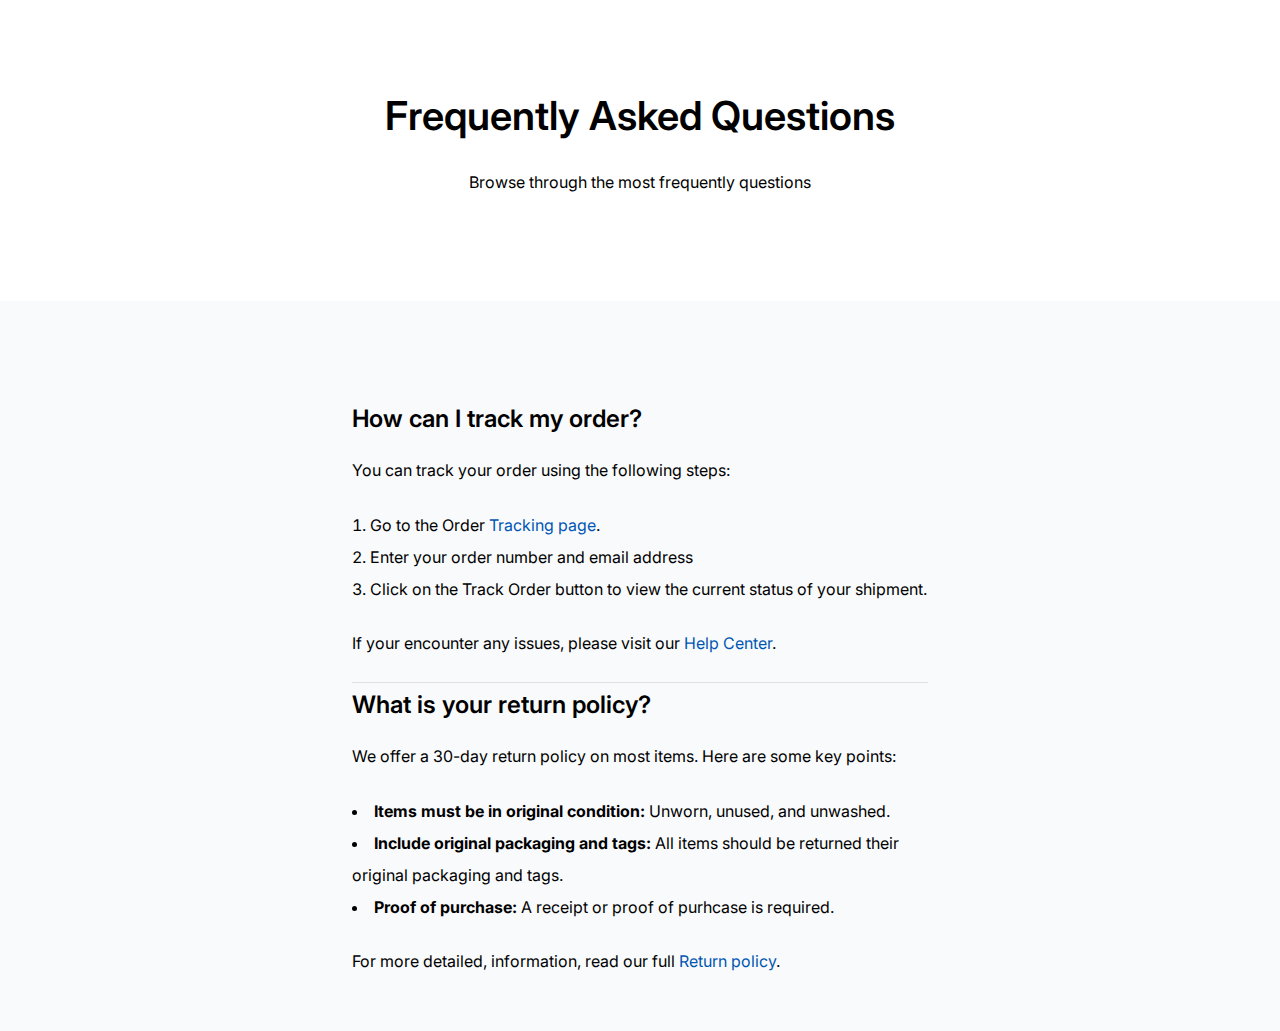
<file: challenge1/index.html>
<!DOCTYPE html>
<html lang="en">
<head>
    <meta charset="UTF-8">
    <meta name="viewport" content="width=device-width, initial-scale=1.0">
    <link rel="stylesheet" href="style.css">
    <title>Document</title>
</head>
<body>
    <header>
        <h1 class = "title">Frequently Asked Questions</h1>
        <p>Browse through the most frequently questions</p>
    </header>
    <main>
        <h2>How can I track my order?</h2>
        <p>You can track your order using the following steps:</p>
        <ol>
            <li>Go to the Order <a href="#">Tracking page</a>.</li>
            <li>Enter your order number and email address</li>
            <li>Click on the Track Order button to view the current status of your shipment.</li>
        </ol>
        <p>If your encounter any issues, please visit our <a href="#">Help Center</a>.</p>
        <hr>
        <h2>What is your return policy?</h2>
        <p>We offer a 30-day return policy on most items. Here are some key points:</p>
        <ul>
            <li><span>Items must be in original condition:</span> Unworn, unused, and unwashed.</li>
            <li><span>Include original packaging and tags: </span> All items should be returned their original packaging and tags.</li>
            <li><span>Proof of purchase:</span> A receipt or proof of purhcase is required.</li>
        </ul>
        <p>For more detailed, information, read our full <a href="#">Return policy</a>.</p>
    </main>
</body>
</html>
</file>
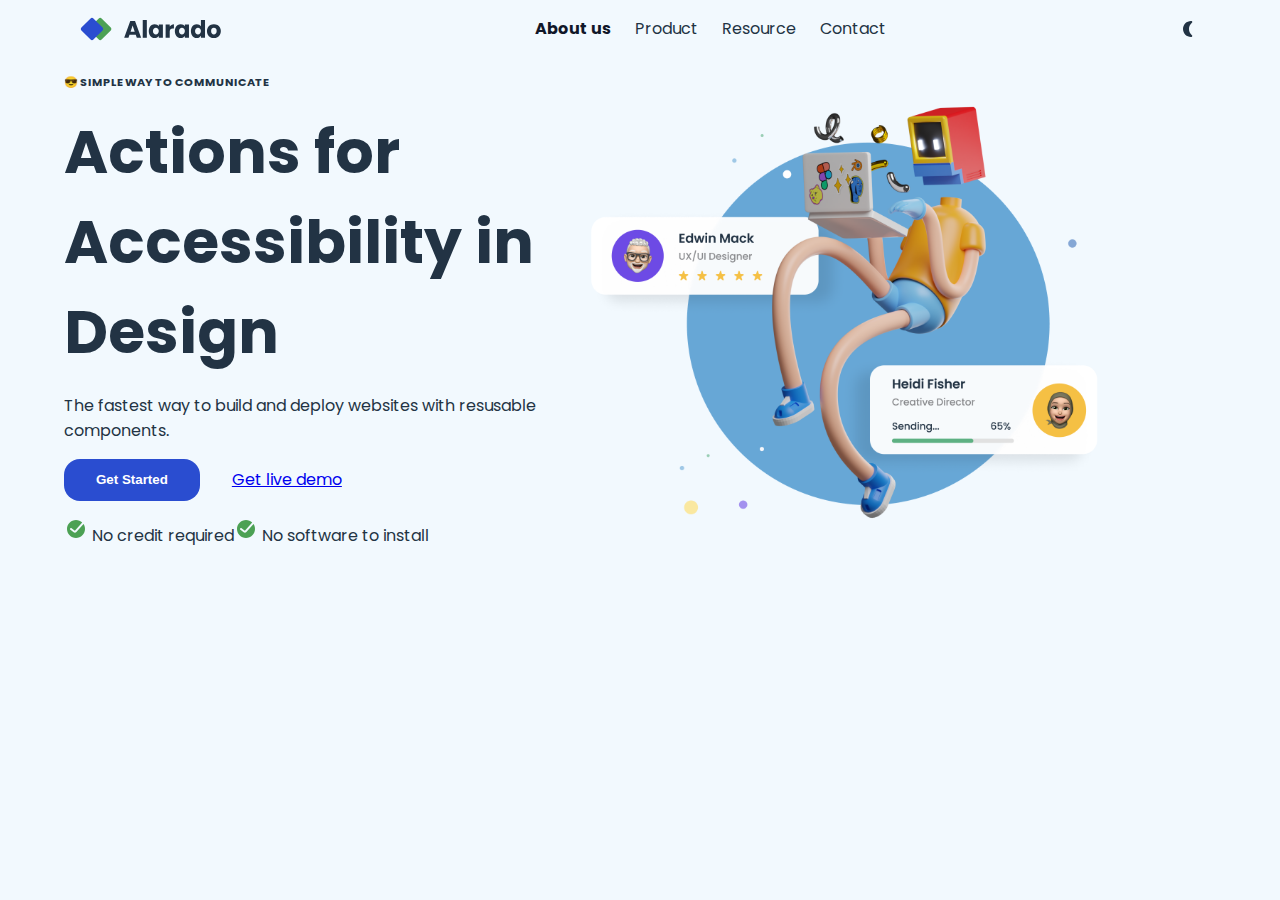
<file: challenge10/index.html>
<!DOCTYPE html>
<html lang="en">
<head>
    <meta charset="UTF-8">
    <meta name="viewport" content="width=device-width, initial-scale=1.0">
    <link rel="stylesheet" href="style.css">
    <title>Document</title>
</head>
<body>
    <header>
        <img src="dccl--responsive-simple-homepage/alarado-icon-homepage.svg">
        <ul class = "header__links">
            <li><a href="#" class = "link active">About us</a></li>
            <li><a href="#">Product</a></li>
            <li><a href="#">Resource</a></li>
            <li><a href="#">Contact</a></li>
        </ul>
        <img src="dccl--responsive-simple-homepage/Moon_fill.svg">
    </header>
    <main>
        <section class = "container">
            <div class = "container__left">
                <p class = "container__subheading">                😎 Simple way to communicate
                </p>
                <h1 class = "container__heading">Actions for Accessibility in Design</h1>
                <p class = "container__content">The fastest way to build and deploy websites with resusable components.</p>
                <div class = "container__buttons">
                    <button>Get Started</button>
                    <a href="#">Get live demo</a>
                </div>
                <div class = "container__positive">
                    <p>            <img src="dccl--responsive-simple-homepage/Done_ring_round_fill.svg" alt=""> No credit required</p>
                    <p>            <img src="dccl--responsive-simple-homepage/Done_ring_round_fill.svg" alt=""> No software to install</p>
                </div>
            </div>
            <div class = "container__right">
                <img src="dccl--responsive-simple-homepage/hero-image-simple-homepage.png" alt="">
            </div>
        </section>
    </main>
</body>
</html>
</file>
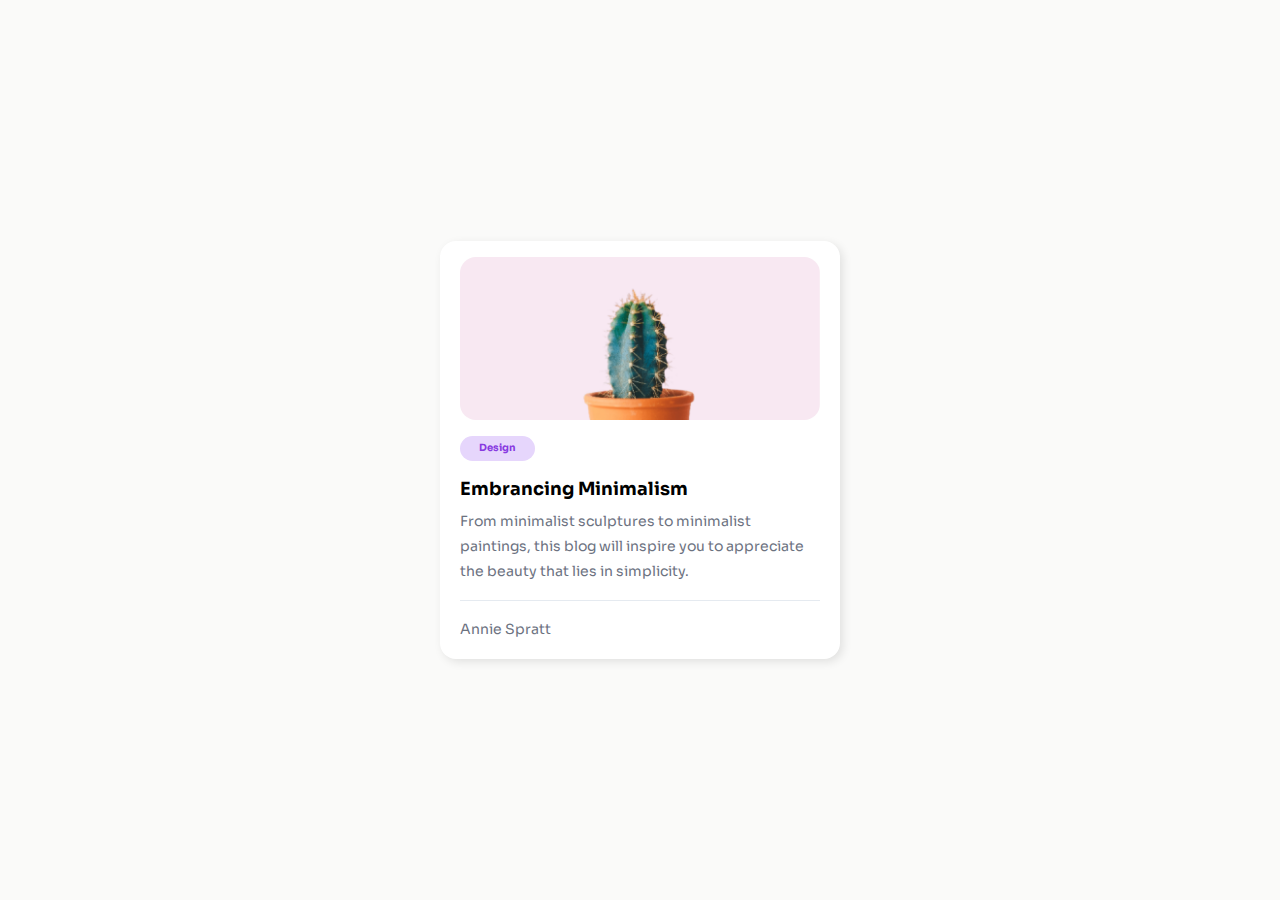
<file: challenge2/index.html>
<!DOCTYPE html>
<html lang="en">
<head>
    <meta charset="UTF-8">
    <meta name="viewport" content="width=device-width, initial-scale=1.0">
    <link rel="stylesheet" href="style.css">
    <title>Challenge #2</title>
</head>
<body>
    <div class = "container">
        <img src="src/cactus_img.jpg">
        <div class = "container-content">
            <p class = "design">Design</p>
            <h1>Embrancing Minimalism</h1>
            <p class = "grey">From minimalist sculptures to minimalist paintings, this blog will inspire you to appreciate the beauty that lies in simplicity.</p>
            <hr>
            <p class = "grey name">Annie Spratt</p>
        </div>
    </div>
</body>
</html>
</file>
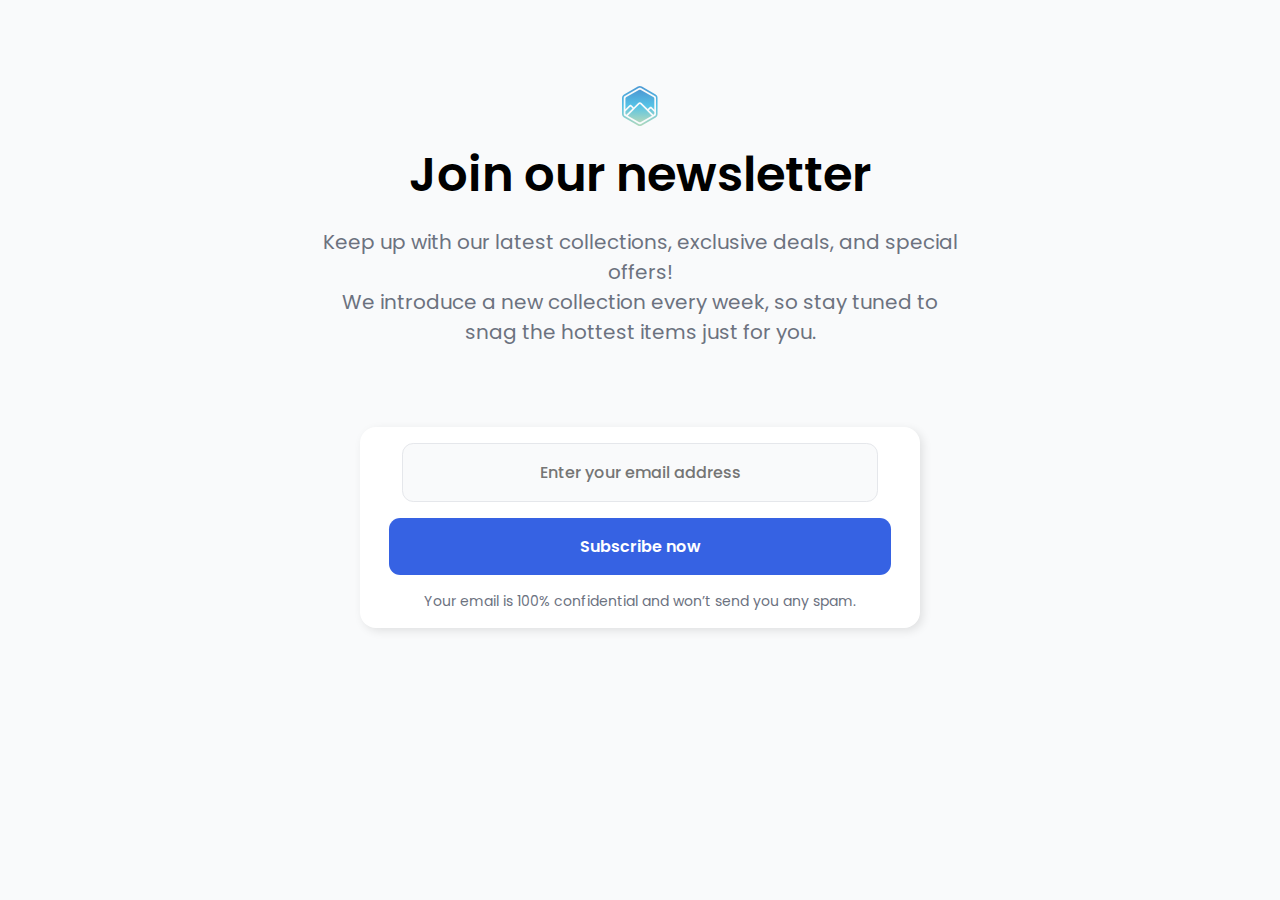
<file: challenge3/index.html>
<!DOCTYPE html>
<html lang="en">
  <head>
    <meta charset="UTF-8" />
    <meta name="viewport" content="width=device-width, initial-scale=1.0" />
    <title>Document</title>
    <link rel="stylesheet" href="style.css" />
  </head>
  <body>
    <img src="src/logo-newsletter.svg" />
    <h1>Join our newsletter</h1>
    <p class="subheading">
      Keep up with our latest collections, exclusive deals, and special offers! <br>
      We introduce a new collection every week, so stay tuned to snag the
      hottest items just for you.
    </p>
    <div class="container">
      <input type="text" placeholder="Enter your email address" />
      <button>Subscribe now</button>
      <p>Your email is 100% confidential and won’t send you any spam.</p>
    </div>
  </body>
</html>
</file>
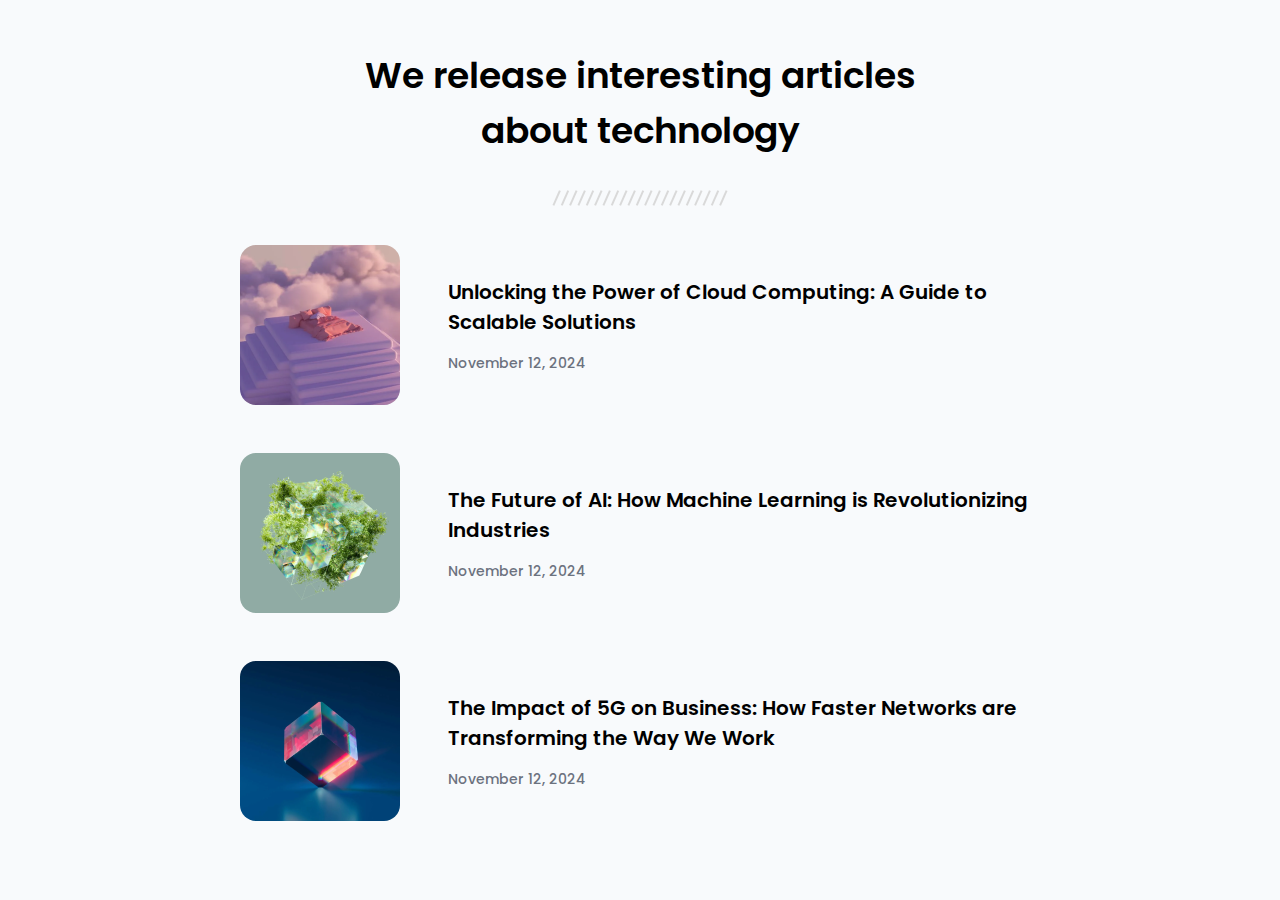
<file: challenge4/index.html>
<!DOCTYPE html>
<html lang="en">
<head>
    <meta charset="UTF-8">
    <meta name="viewport" content="width=device-width, initial-scale=1.0">
    <link rel="stylesheet" href="style.css">
    <title>Document</title>
</head>
<body>
    <header>
    <h1>We release interesting articles about technology</h1>
    <img src="src/Seperator.svg" alt="">
    </header>

    <div class = "container">
        <div class = "container__card">
            <img src="src/photo_1.png">
            <div class = "container__content">
                <h2>Unlocking the Power of Cloud Computing: A Guide to Scalable Solutions</h2>
                <p>November 12, 2024</p>
            </div>
        </div>
        <div class = "container__card">
            <img src="src/photo_3.png">
            <div class = "container__content">
                <h2>The Future of AI: How Machine Learning is Revolutionizing Industries</h2>
                <p>November 12, 2024</p>
            </div>
        </div> 
        <div class = "container__card">
            <img src="src/photo_2.png">
            <div class = "container__content">
                <h2>The Impact of 5G on Business: How Faster Networks are Transforming the Way We Work</h2>
                <p>November 12, 2024</p>
            </div>
        </div>
    </div>
</body>
</html>
</file>
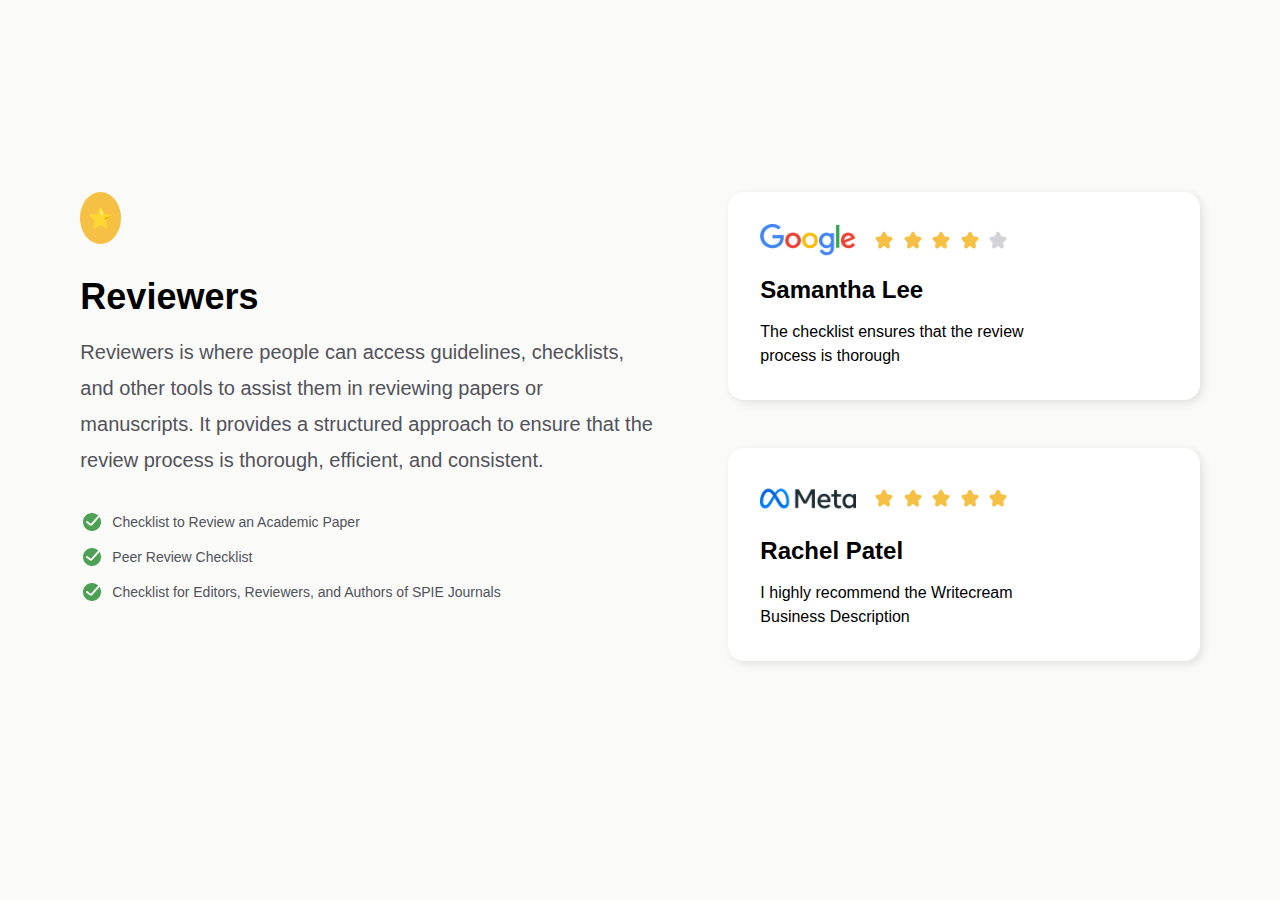
<file: challenge5/index.html>
<!DOCTYPE html>
<html lang="en">
  <head>
    <meta charset="UTF-8" />
    <meta name="viewport" content="width=device-width, initial-scale=1.0" />
    <title>Challenge #5</title>
    <link rel="stylesheet" href="style.css" />
  </head>
  <body>
    <div class="container">
      <div class="container__left">
        <p class="left__star">⭐️</p>
        <h1>Reviewers</h1>
        <p>
          Reviewers is where people can access guidelines, checklists, and other
          tools to assist them in reviewing papers or manuscripts. It provides a
          structured approach to ensure that the review process is thorough,
          efficient, and consistent.
        </p>
          <div class="one-line">
            <img src="src/Done_ring_round_fill.svg" />
            <li>Checklist to Review an Academic Paper</li>
          </div>
          <div class="one-line">
            <img src="src/Done_ring_round_fill.svg" />
            <li>Peer Review Checklist</li>
          </div>

          <div class="one-line">
            <img src="src/Done_ring_round_fill.svg" />
            <li>
              Checklist for Editors, Reviewers, and Authors of SPIE Journals
            </li>
          </div>
        </ul>
      </div>
      <div class="container_right">
        <div class="container__card">
          <div class="card__review">
            <div class = "card__brand">
              <img src="src/google-testimonial.png" />
            </div>
            <div class = "card__stars">
              <img src="src/Star_fill.svg" />
              <img src="src/Star_fill.svg" />
              <img src="src/Star_fill.svg" />
              <img src="src/Star_fill.svg" />
              <img src="src/Star_fill_gray.svg" />
            </div>
          </div>
          <div class="card__content">
            <h2>Samantha Lee</h2>
            <p>The checklist ensures that the review process is thorough</p>
          </div>
        </div>
        <div class="container__card">
            <div class="card__review">
              <div class = "card__brand">
                <img src="src/meta-testimonial.png" />
              </div>
              <div class = "card__stars">
                <img src="src/Star_fill.svg" />
                <img src="src/Star_fill.svg" />
                <img src="src/Star_fill.svg" />
                <img src="src/Star_fill.svg" />
                <img src="src/Star_fill.svg" />
              </div>
            </div>
          <div class="card__content">
            <h2>Rachel Patel</h2>
            <p>I highly recommend the Writecream Business Description</p>
          </div>
        </div>
      </div>
    </div>
  </body>
</html>
</file>
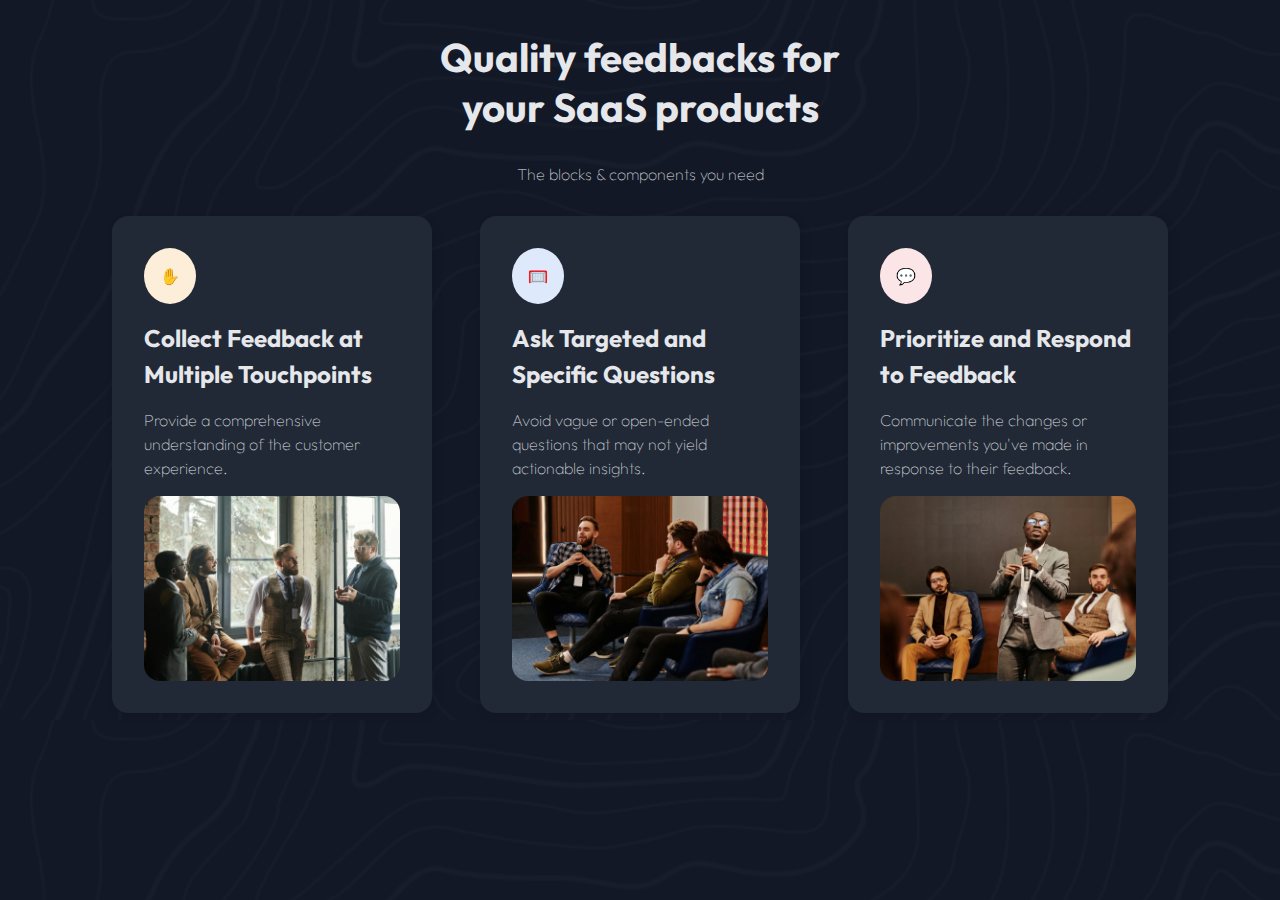
<file: challenge6/index.html>
<!DOCTYPE html>
<html lang="en">
<head>
    <meta charset="UTF-8">
    <meta name="viewport" content="width=device-width, initial-scale=1.0">
    <title>Challenge #6</title>
    <link rel="stylesheet" href="style.css">
</head>
<body>
    <header>
        <h1>Quality feedbacks for your SaaS products</h1>
        <p>The blocks & components you need</p>
    </header>
    <div class = "container">
        <div class = "container__card">
            <p class = "card__logo card__logo--yellow">✋</p>
            <h2>Collect Feedback at Multiple Touchpoints</h2>
            <p class = "card__content">Provide a comprehensive understanding of the customer experience.</p>
            <img  class="photo"src="src/photo_2.png">
        </div>
        <div class = "container__card">
            <p class = "card__logo card__logo--blue">🥅</p>
            <h2>Ask Targeted and Specific Questions</h2>
            <p class = "card__content">Avoid vague or open-ended questions that may not yield actionable insights.</p>
            <img class="photo" src="src/photo_1.png">
        </div>
        <div class = "container__card">
            <p class = "card__logo card__logo--pink">💬</p>
            <h2>Prioritize and Respond to Feedback</h2>
            <p class = "card__content">Communicate the changes or improvements you've made in response to their feedback.</p>
            <img class="photo"  src="src/photo_3.png">
        </div>
    </div>
</body>
</html>
</file>
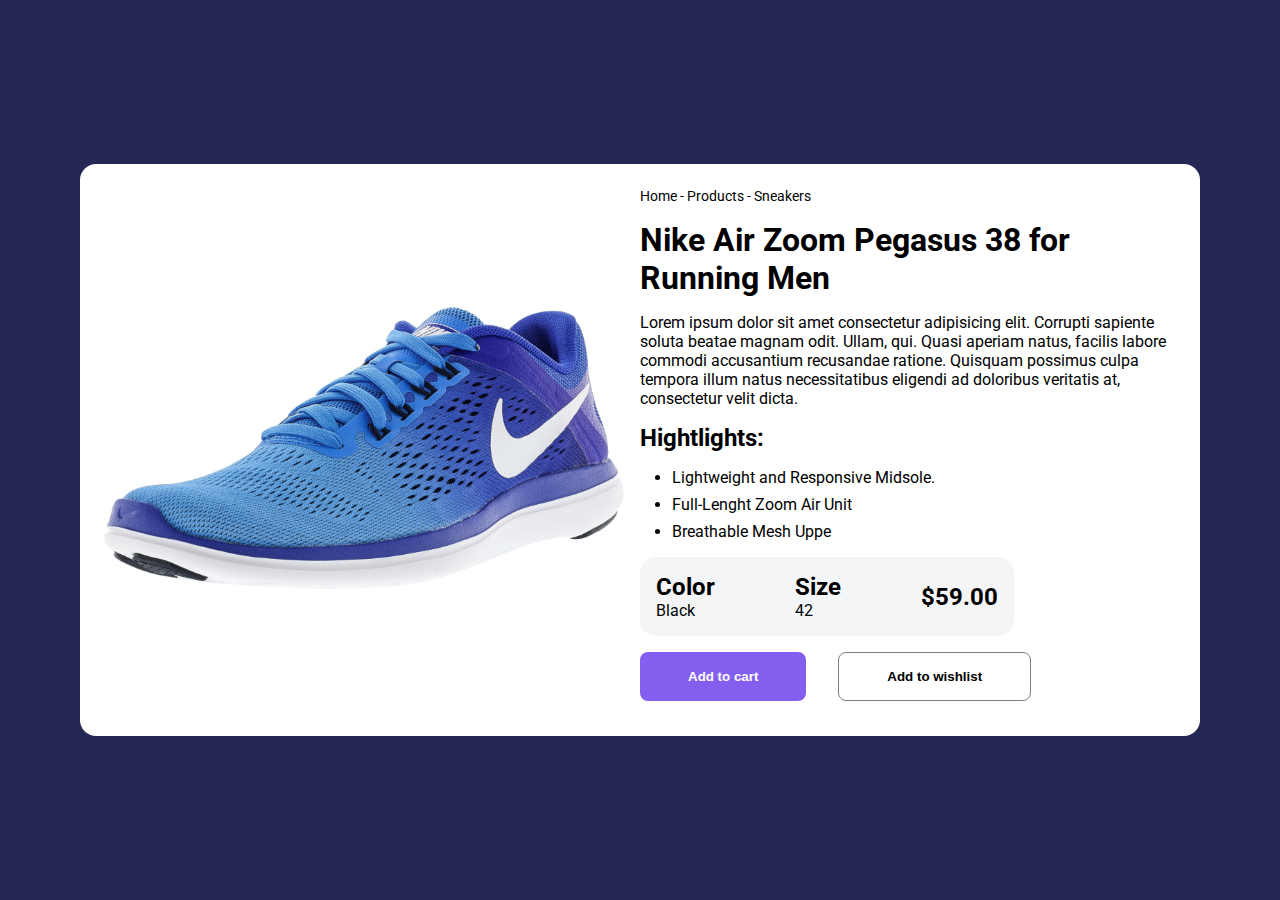
<file: challenge7/index.html>
<!DOCTYPE html>
<html lang="en">
<head>
    <meta charset="UTF-8">
    <meta name="viewport" content="width=device-width, initial-scale=1.0">
    <title>Document</title>
    <link rel="stylesheet" href="style.css">
</head>
<body>
    <div class = "container">
        <div class = "container__left">
            <img src="src/Sneaker.jpeg" alt="">
        </div>
        <div class = "container__right">
            <p class = "container__section">Home - Products - Sneakers </p>
            <h1>Nike Air Zoom Pegasus 38 for Running Men</h1>
            <p>Lorem ipsum dolor sit amet consectetur adipisicing elit. Corrupti sapiente soluta beatae magnam odit. Ullam, qui. Quasi aperiam natus, facilis labore commodi accusantium recusandae ratione. Quisquam possimus culpa tempora illum natus necessitatibus eligendi ad doloribus veritatis at, consectetur velit dicta.</p>
            <h2>Hightlights:</h2>
            <ul>
                <li>Lightweight and Responsive Midsole.</li>
                <li>Full-Lenght Zoom Air Unit</li>
                <li>Breathable Mesh Uppe</li>
            </ul>
            <div class = "container__price">
                <div>
                    <h2>Color</h2>
                    <p>Black</p>
                </div>
                <div>
                    <h2>Size</h2>
                    <p>42</p>
                </div>
                <div>
                    <h2>$59.00</h2>
                </div>
            </div>
            <div class = "container__buttons">
                <button class = "button button--purple">Add to cart</button>
                <button class = "button button--white">Add to wishlist</button>
            </div>
        </div>
    </div>
</body>
</html>
</file>
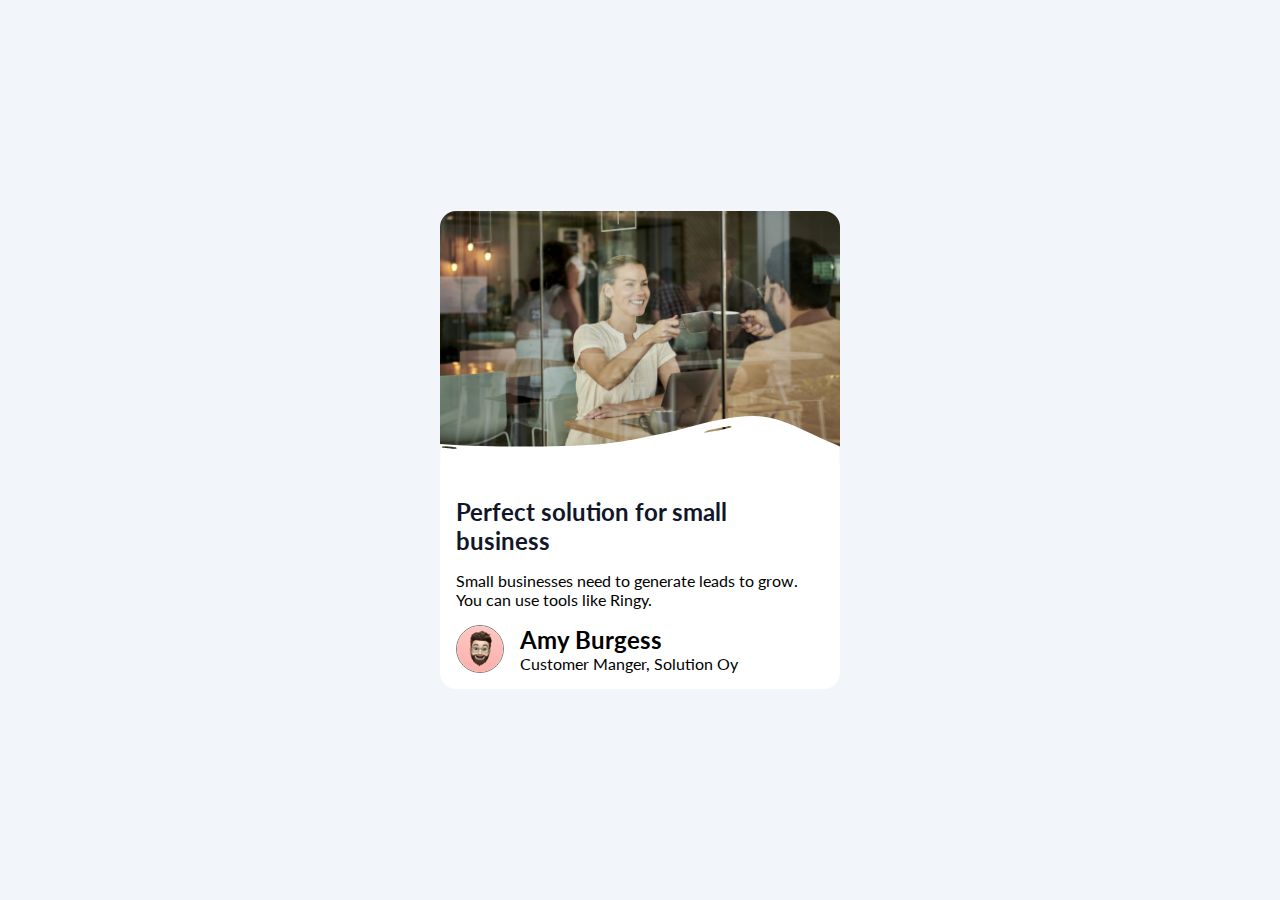
<file: challenge8/index.html>
<!DOCTYPE html>
<html lang="en">
<head>
    <meta charset="UTF-8">
    <meta name="viewport" content="width=device-width, initial-scale=1.0">
    <title>Document</title>
    <link rel="stylesheet" href="style.css">
</head>
<body>
    <div class = "container">
        <picture>
            <img src="src/hero-image-business-card.png">
            <img src="src/white-overlay.svg" alt="">
        </picture>
        <div class = "container--content">
            <h1>Perfect solution for small business</h1>
            <p>Small businesses need to generate leads to grow. You can use tools like Ringy.</p>
        </div>
        <div class="container--profile">
            <img src="src/avatar-image-business-card.png">
            <div>
                <h2>Amy Burgess</h2>
                <p>Customer Manger, Solution Oy</p>
            </div>
        </div>
    </div>
</body>
</html>
</file>
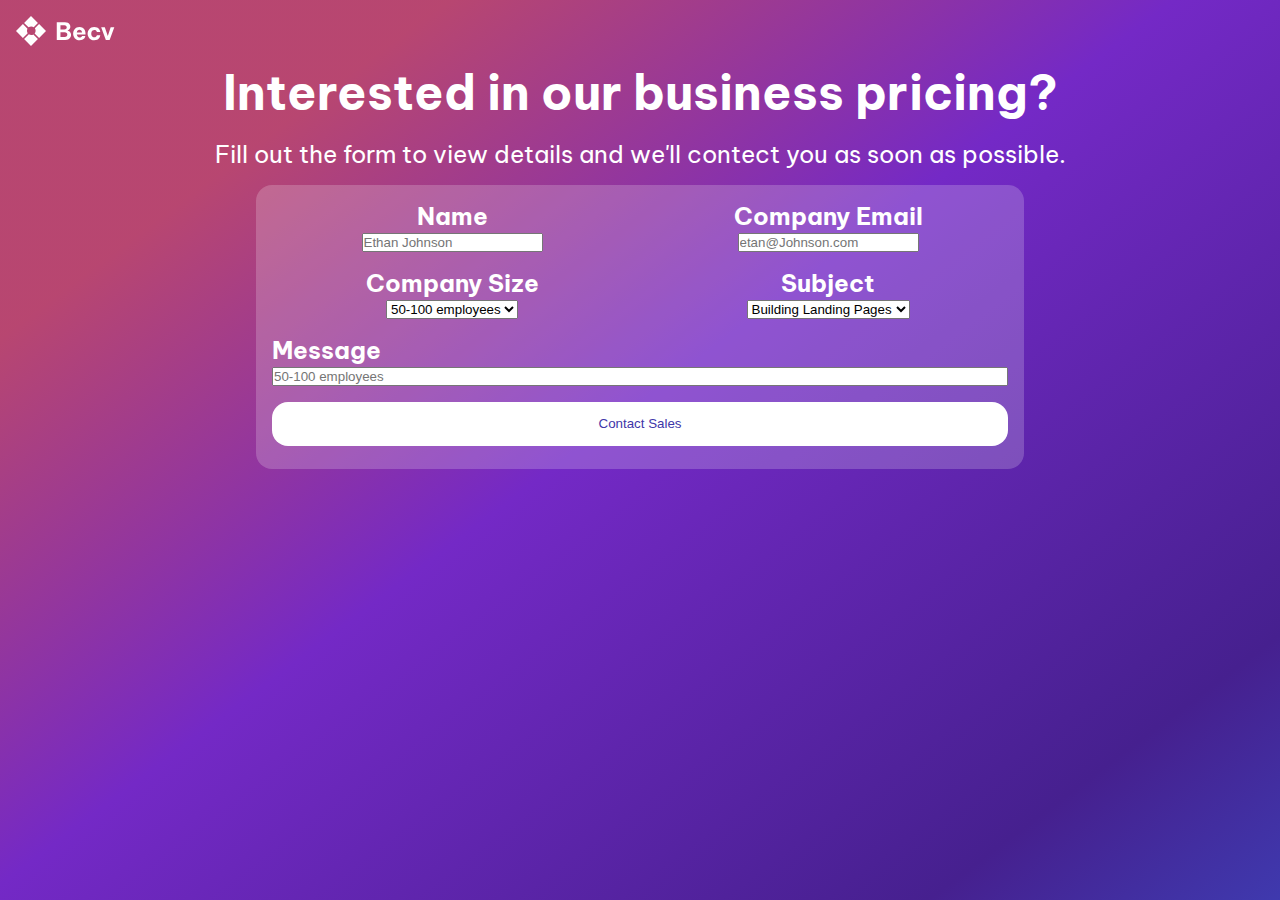
<file: challenge9/index.html>
<!DOCTYPE html>
<html lang="en">
  <head>
    <meta charset="UTF-8" />
    <meta name="viewport" content="width=device-width, initial-scale=1.0" />
    <link rel="stylesheet" href="style.css" />
    <title>Document</title>
  </head>
  <body>
    <header>
      <img src="dccl--responsive-contact-page/contact-form-icon.svg" />
    </header>
    <main>
      <h1>Interested in our business pricing?</h1>
      <p>
        Fill out the form to view details and we'll contect you as soon as
        possible.
      </p>
      <div class="container">
        <div>
            <h2 class="container__title">Name</h2>
            <input type="text" placeholder="Ethan Johnson" />
        </div>
        <div>
            <h2 class="container__title">Company Email</h2>
            <input
              type="email"
              id="email"
              name="email"
              pattern="[a-zA-Z0-9._%+-]+@[a-zA-Z0-9.-]+\.[a-zA-Z]{2,4}$"
              required
              placeholder="etan@Johnson.com"
            />
        </div>
        <div>
            <h2 class="container__title">Company Size</h2>
            <select name="company">
              <option value="50-100 employees">50-100 employees</option>
            </select>
        </div>
        <div>
            <h2 class="container__title">Subject</h2>
            <select name="subject">
              <option value="Building Landing Pages">Building Landing Pages</option>
            </select>
        </div>
       <div class = "container__message">
        <h2 class="container__title">Message</h2>
        <input type="text" placeholder="50-100 employees">
       </div>
       <div class = "container__button">
        <button>Contact Sales</button>
       </div>
      </div>
    </main>
  </body>
</html>
</file>
<file: challenge1/style.css>
@import url('https://fonts.googleapis.com/css2?family=Inter:ital,opsz,wght@0,14..32,100..900;1,14..32,100..900&display=swap');

* {
    padding: 0;
    margin: 0;
    box-sizing: border-box;
}

a {
    text-decoration: none;
    color: #0056b3;
    transition: color 0.3s ease;
}
a:hover {
    color: #003d80;
}

body {
    background-color: #F9FAFC;
    font-family: 'Inter', sans-serif;
    line-height: 1.8;
}

h1, h2 {
    font-weight: 600;
    margin-bottom: 1rem;
}

p, ol, ul {
    margin-bottom: 1.5rem;
    font-weight: 400;
}

header {
    text-align: center;
    padding: 80px 0;
    background-color: #FFFFFF;
    margin-bottom: 4rem;
}

header .title {
    font-size: 2.5rem;
}

main {
    width: 50%;
    margin: 0 auto;
    padding: 2rem;
}

ol, ul {
    list-style-position: inside;
    line-height: 2;
}

span {
    font-weight: bold;
}

hr {
    border: 0;
    height: 1px;
    background-color: #e0e0e0;
}

@media (max-width: 1024px) {
    main {
        width: 70%;
    }
}

@media (max-width: 640px) {
    main {
        width: 90%;
    }
}
</file>
<file: challenge10/style.css>
@import url('https://fonts.googleapis.com/css2?family=Poppins:ital,wght@0,100;0,200;0,300;0,400;0,500;0,600;0,700;0,800;0,900;1,100;1,200;1,300;1,400;1,500;1,600;1,700;1,800;1,900&display=swap');

* {
    padding: 0;
    margin: 0;
    box-sizing: border-box;
}
img {
    max-width: 100%;
    height: auto;
    object-fit: contain;
}
body {
    font-family: 'Poppins', sans-serif;
    min-height: 100vh;
    background-color: #F2F9FE;
    width: 90%;
    color: #223344;
    margin: 0 auto;
}
header {
    display: flex;
    justify-content: space-between;
    align-items: center;
    background-color: inherit;
    padding: 1rem;
    margin-bottom: 1rem;
}

.header__links {
    display: flex;
    list-style-type: none;
}
.header__links li {
    margin-left: 1.5rem;
}
.header__links li a {
    text-decoration: none;
    color: #223344;
}
.header__links .active {
    color: #111729;
    font-weight: bold;
}
.container {
    width: 90%;
    display: flex;
    flex-direction: row;
}
.container__left {
    width: 50%;
    display: flex;
    flex-direction: column;
    justify-content: center;
    gap: 1rem;
}
.container__subheading {
    font-weight: bold;
    font-size: 0.7rem;
    text-transform: uppercase;
}
.container__heading{
    font-size: 3.75rem;
    color: #223344;
}
.container__buttons{
    display: flex;
    gap: 2rem;
    align-items: center;
}
.container__buttons button {
    border: 0;
    border-radius: 1rem;
    padding: 0.85rem 2rem;
    background-color: #2A4DD0;
    color: white;
    font-weight: bold;
}
.container__positive {
    display: flex;
    align-items: center;    
}
.container__right{
    width: 50%;
}
.container__right img {
    width: 100%;
}
@media (max-width: 760px) {
    .container {
        flex-direction: column;
    }
    .container__left {
        width: 100%;   
    }
    .container__right {
        width: 100%;
    }
}
</file>
<file: challenge2/style.css>
@import url('https://fonts.googleapis.com/css2?family=Sora:wght@100..800&display=swap');

* {
    padding: 0;
    margin: 0;
    box-sizing: border-box;
}
body {
    font-family: 'Sora', sans-serif;
    display: flex;
    justify-content: center;
    align-items: center;
    height: 100vh;
    background-color: #FAFAF9;
    font-size: 0.875rem;
    line-height: 1.8;
}
h1 {
    font-size: 1.125rem;
}

img {
    object-fit: cover;
    margin: 1rem auto;
    border-radius: 1rem;
    width: 90%;
    height: auto;
}

.container {
    max-width: 25rem;
    display: flex;
    flex-direction: column;
    background-color: #FFFFFF;
    border-radius: 1rem;
    box-shadow: 3px 3px 10px rgba(0, 0, 0, 0.1);
}
.container-content{
    width: 90%;
    margin: 0 auto;
}
.design {
    background-color: #E6D6FC;
    border-radius: 1rem;
    color: #883AE1;
    font-weight: bold;
    margin-bottom: 0.8rem;
    width: fit-content;
    text-align: center;
    padding: 0.2rem 1.2rem;
    font-size: 0.625rem;
}

.container-content h1 {
    margin-bottom: 0.2rem;
}
.container-content .grey {
    color: #6C727F;
    margin-bottom: 1rem;
}
hr {
    border: 0;
    height: 1px;
    background-color: #E5EAF0;
    width: 100%;
}
.container-content .name {
    margin-top: 1rem;
}
@media(max-width: 640px){
    
}
</file>
<file: challenge3/style.css>
@import url('https://fonts.googleapis.com/css2?family=Poppins:ital,wght@0,100;0,200;0,300;0,400;0,500;0,600;0,700;0,800;0,900;1,100;1,200;1,300;1,400;1,500;1,600;1,700;1,800;1,900&display=swap');
:root {
    /*Fonts-style*/
    --font-header: 600 3rem 'Poppins', sans-serif;
    --font-subheading: 400 1.25rem 'Poppins', sans-serif;
    --font-placeholder: 500 1rem 'Poppins', sans-serif;
    --font-button-text: 600 1rem 'Poppins', sans-serif;
    --font-helper-text: 400 0.875rem 'Poppins', sans-serif;
    /*Colors:*/
    --background-color: #F9FAFB;
    --color-header: #000000;
    --color-subheading: #6C727F;
    --color-button: #3662E3;
    --secondary-color: #E5E7EB;
    --container-color: #FFFFFF;
}
* {
    padding: 0;
    margin: 0;
    box-sizing: border-box;
}
img {
    max-width: 100%;
    height: auto;
}
body {
    font-family: 'Poppins', sans-serif;
    background-color: var(--background-color);
    text-align: center;
}
img {
    margin-top: 5rem;
}
h1 {
    font: var(--font-header)
}
.subheading {
    max-width: 50%;
    margin: 0 auto;
    font: var(--font-subheading);
    color: var(--color-subheading);
    margin-top: 1rem;
    margin-bottom: 5rem;
}
.container {
    display: flex;
    flex-direction: column;
    width: 35rem;
    max-width: 90%;
    margin: 0 auto;
    background-color: var(--container-color);
    padding: 1rem;
    border-radius: 1rem;
    box-shadow: 3px 3px 10px rgba(0, 0, 0, 0.1);
}
.container input {
    font: var(--font-placeholder);
    margin: 0 auto;
    margin-bottom: 1rem;
    border-radius: 0.7rem;
    padding: 1rem;
    border:1px solid var(--secondary-color);
    text-align: center;
    background-color: var(--background-color);
    width: 90%;
}
.container button {
    margin: 0 auto;
    margin-bottom: 1rem;
    width: 95%;
    padding: 1rem;
    border-radius: 0.7rem;
    border: 0;
    background-color: var(--color-button);
    color: white;
    font: var(--font-button-text);
    cursor: pointer;
}
.container p{
    font: var(--font-helper-text);
    color: var(--color-subheading);
}
@media (max-width: 640px) {
    .subheading {
        max-width: 90%;
        font-size: 1rem;
    }
    h1 {
        font: var(--font-header);
        font-size: 2rem; /* Adjust font size */
    }
}
</file>
<file: challenge4/style.css>
@import url("https://fonts.googleapis.com/css2?family=Poppins:ital,wght@0,100;0,200;0,300;0,400;0,500;0,600;0,700;0,800;0,900;1,100;1,200;1,300;1,400;1,500;1,600;1,700;1,800;1,900&display=swap");

:root {
  --main-heading: 600 2.25rem 'Poppins', sans-serif;
  --small-headings: 600 1.25rem 'Poppins', sans-serif;
  --small-text: 500 0.875rem 'Poppins', sans-serif;
  --primary-color: #000000;
  --secondary-color: #6c727f;
  --background-color: #f8fafc;
}

*,
::before,
::after {
    margin: 0;
    padding: 0;
    box-sizing: border-box;
}
body {
    background-color: var(--background-color);
    font-family: 'Poppins', sans-serif;
}
header {
    margin-top: 3rem;
    text-align: center;
}
header h1 {
    font: var(--main-heading);
    max-width: 50%;
    margin: 0 auto;
}
header img {
    margin: 2rem 0;
}
img {
    max-width: 100%;
    height: auto;
}
.container {
    max-width: 50rem;
    width: 90%;
    margin: 0 auto;
}
.container__card {
    display: flex;
    align-items: center;
    margin-bottom: 3rem;    
}
.container__card img {
    margin-right: 3rem;
    border-radius: 1rem;
}
.container__content {
    display: flex;
    flex-direction: column;
}

.container__content h2 {
    font: var(--small-headings);
}

.container__content p {
    font: var(--small-text);
    margin-top: 1rem;
    color: var(--secondary-color);
}
@media (max-width: 620px) {
    header h1 {
        font-size: 2rem;
        max-width: 90%;
    }

}
</file>
<file: challenge5/style.css>
@import url("https://fonts.googleapis.com/css2?family=Sora:wght@100..800&display=swap");
*,
::after,
::before {
  padding: 0;
  margin: 0;
  box-sizing: border-box;
}
:root {
  --font-heading: 600 2.25rem "Sara", sans-serif;
  --font-body: 1.25rem "Sara", sans-serif;
  --font-body2: 1rem "Sara", sans-serif;
  --font-list-item: 0.875rem "Sara", sans-serif;
  /* Colors */
  --primary-color: #18181b;
  --secondary-color: #52525a;
  --background-color: #fafaf9;
  --card-color: #ffffff;
  --star-active: #f5c044;
  --start-inactive: #d4d4d8;
  --list-color: #4ca154;
}
body {
  font-family: "Sara", sans-serif;
  background-color: var(--background-color);
}
img {
  max-width: 100%;
  height: auto;
}

h1 {
  font: var(--font-heading);
}
.container {
  justify-content: center;
  max-width: 90%;
  margin: 0 auto;
  margin-top: 12rem;
  gap: 1.5rem;
  display: flex;
}
.container__left {
  max-width: 50%;
  margin-right: 3rem;
}
.left__star {
  padding: 0.5rem;
  border-radius: 100%;
  background-color: var(--star-active);
  width: fit-content;
  margin-bottom: 1rem;
  font-size: 1.3rem;
}
.container__left h1 {
  margin-bottom: 1rem;
}
.container__left p {
  font: var(--font-body);
  color: var(--secondary-color);
  line-height: 1.8;
  margin-bottom: 2rem;
}
.left__list {
  display: flex;
  align-items: center;
}
.one-line {
  display: flex;
  align-items: center;
  margin-bottom: 0.7rem;
  list-style-type: none;
  font: var(--font-list-item);
  color: var(--secondary-color);
}
.one-line img {
  margin-right: 0.5rem;
}
.container__right {
  display: flex;
  flex-direction: row;
  max-width: 50%;
}
.container__card {
  padding: 2rem;
  border-radius: 1rem;
  background-color: var(--card-color);
  margin-bottom: 3rem;
  box-shadow: 3px 3px 10px rgba(0, 0, 0, 0.1);
  max-width: 100%;
}
.container__card:nth-child(1) {
  margin-left: auto;

}

.card__review {
  display: flex;
  align-items: center;
  background-color: var(--card-color);
}
.card__brand img {
  width: 6rem;
  height: auto;
  margin-right: 1rem;
}
.card__content h2 {
  margin-bottom: 1rem;
  margin-top: 1rem;
}
.card__content p {
  max-width: 70%;
  line-height: 1.5;
  overflow-wrap: break-word;
}
@media (max-width: 760px) {
  .container {
    flex-wrap: wrap;
    margin-top: 2rem;
  }

  .container__left {
    max-width: 100%;
    margin-right: 0;
  }

  .container__right {
    max-width: 100%; /* Ensure the right container takes full width */
  }

  .container__card {
    max-width: 100%; /* Ensure cards don't overflow */
    right: 0; /* Remove the negative positioning */
    margin-left: 0;
  }

  .container__card:nth-child(1) {
    right: -50px; /* Removes the offset on small screens */
  }
}
</file>
<file: challenge6/style.css>
@import url('https://fonts.googleapis.com/css2?family=Outfit:wght@100..900&display=swap');

::before, ::after, * {
    padding: 0;
    margin: 0;
    box-sizing: border-box;
}
body {
    font-family: 'Outfit', sans-serif;
    background-image: url('src/Background_image.svg');
    background-color: #121826;
    color: #E5E7EB;
}
p {
    font-weight: lighter;
}
header {
    max-width: 30rem;
    margin: 0 auto;
    text-align: center;
}
header h1 {
    margin: 2rem 0;
    font-size: 2.5rem;
}
header p {
    margin-bottom: 2rem;
}
.container {
    display: flex;
    width: 80rem;
    width: 100%;
    flex-wrap: wrap;
    margin: 0 auto;
    justify-content: center;
    gap: 48px;
}
.container__card {
    display: flex;
    flex-direction: column;
    gap: 1rem;
    padding: 2rem;
    background-color: #212936;
    border-radius: 1rem;
    width: 90%;
    max-width:20rem;
    box-shadow: 3px 3px 10px rgba(0,0,0,0.1);
    line-height: 1.5;
}
.card__logo {
    padding: 1rem;
    border-radius: 100%;
    width: fit-content;
}
.card__logo--yellow {
    background-color: #FCEED8;
}
.card__logo--blue {
    background-color: #DEE9FC;
}
.card__logo--pink {
    background-color: #FBE5E6;
}
.card__logo h2{
    font-size: 1.25rem;
}
.card__logo p {
    font-size: 1rem;
}
.photo {
    border-radius: 1rem;
    width: 100%;
    height: auto;
    object-fit: cover;
    margin: 0 auto;
    align-items: flex-end;
}
@media (max-width: 768px) {
    .container {
        flex-direction: column; /* Hace que las tarjetas se apilen en una columna */
        width: 100%; /* Ajusta el ancho del contenedor */
    }
    
    .container__card {
        width: 70%; /* Hace que las tarjetas ocupen casi todo el ancho */
        margin: 0 auto; /* Centra las tarjetas */
    }
}
</file>
<file: challenge7/style.css>
@import url('https://fonts.googleapis.com/css2?family=Roboto:ital,wght@0,100;0,300;0,400;0,500;0,700;0,900;1,100;1,300;1,400;1,500;1,700;1,900&display=swap');
* {
    padding: 0;
    margin: 0;
    box-sizing: border-box;
}
body{
    background-color: #252855;
    display: flex;
    min-height: 100vh;
    justify-content: center;
    align-items: center;
    font-family: 'Roboto', sans-serif;
}
img {
    height: auto;
    width: 100%;
    object-fit: cover;
}
.container {
    display: flex;
    width: 90%;
    max-width: 70rem;
    padding: 1.5rem;
    border-radius: 1rem;
    background-color: white;
    box-shadow: 3px 3px 10px rgba(0,0,0,0.05);
}
.container__left {
    max-width: 50%;

}
.container__right {
    max-width: 50%;
    display: flex;
    flex-direction: column;
    gap: 1rem;
    margin-left: 1rem;
}
.container__section {
    font-size: 0.9rem;
}
ul  {
    margin-left: 2em;
    display: flex;
    flex-direction: column;
    gap: 0.5rem;
}
.container__price {
    display: flex;
    justify-content: flex-start;
    gap: 5rem;
    padding: 1rem;
    background-color: #F3F5F7;
    width: fit-content;
    align-items: center;
    border-radius: 1rem;
}
.container__buttons {
    display: flex;
    gap: 2rem;
}
.button {
    border: none;
    padding: 1rem 3rem;
    cursor: pointer;
    font-weight: bold;
    border-radius: 0.5rem;
}
.button--purple {
    background-color: #845FEF;
    color: white;
}
.button--white {
    background-color: white;
    border: 1px solid grey;
    color: black;
}
@media(max-width: 760px){
    .container {
        flex-direction: column;
    }
    .container__left, .container__right  {
        max-width: 90%;
    }
}
</file>
<file: challenge8/style.css>
@import url('https://fonts.googleapis.com/css2?family=Lato:ital,wght@0,100;0,300;0,400;0,700;0,900;1,100;1,300;1,400;1,700;1,900&display=swap');

* {
    padding: 0;
    margin: 0;
    box-sizing: border-box;
}
body {
    display: flex;
    justify-content: center;
    align-items: center;
    min-height: 100vh;
    background-color: #F2F5F9;
    font-family: 'Lato', sans-serif;
}
h1 {
    font-size: 1.5rem;
    color: #111729;
}
p {
    font-size: 1rem;
}
img {
    max-width: 100%;
    height: auto;
    object-fit: contain;
}
.container {
    width: 90%;
    max-width: 25rem;
    background-color: #fff;
    border-radius: 1rem;
    position: relative;
    display: flex;
    flex-direction: column;
    gap: 1rem;
    border-radius: 1rem;
}

picture {
    position: relative;
    width: 100%;
}
picture img:nth-child(1) {
    border-radius: 1rem;
}
picture img:nth-child(2) {
    position: absolute;
    bottom: 0;
    left: 0;
}
.container--content {
    margin-left: 1rem;
    display: flex;
    flex-direction: column;
    gap: 1rem;
    width: 90%;
}
.container--profile {
    display: flex;
    flex-direction: row;
    align-items: center;
    margin-bottom: 1rem;
    margin-left: 1rem;
    gap: 1rem;
}
.line {
    border: 1px solid black;
}
.container--profile img {
    width: 3rem;
    border-radius: 100%;
    border: 1px solid grey;
}
</file>
<file: challenge9/style.css>
@import url('https://fonts.googleapis.com/css2?family=Be+Vietnam+Pro:ital,wght@0,100;0,200;0,300;0,400;0,500;0,600;0,700;0,800;0,900;1,100;1,200;1,300;1,400;1,500;1,600;1,700;1,800;1,900&display=swap');
* {
    padding: 0;
    margin: 0;
    box-sizing: border-box;
}
body {
    font-family: 'Be Vietnam Pro', sans-serif;
    position: relative;
    min-height: 100vh;
    background-repeat: no-repeat;
    background-size: cover;
    background-image: url('dccl--responsive-contact-page/bg-image.svg');
}

header {
    gap: 1rem;
    color: white;
    align-items: center;
    display: flex;
    padding: 1rem;
}
main {
    text-align: center;
    color: white;
    width: 90%;
    max-width: 60rem;
    margin: 0 auto;
    display: flex;
    flex-direction: column;
    gap: 1rem;
}
main h1 {
    font-size: 3rem;
}
main p {
    font-size: 1.5rem;
}
.container {
    width: 80%;
    margin: 0 auto;
    padding: 1rem;
    display: grid;
    grid-template-rows: repeat(4, 1fr);
    grid-template-columns: repeat(2, 1fr);
    gap: 1rem;
    border-radius: 1rem;
    background-color: rgba(255, 255, 255, 0.2); /* Blanco con 50% de transparencia */
}
.container__message {
    grid-column: 1 / 3;
    text-align: left;
}
.container__message input {
    width: 100%;
}
.container__button  {
    grid-column: 1 / 3;
}
.container__button button {
    width: 100%;
    border: none;
    background-color: white;
    border-radius: 1rem;
    padding: 0.9rem 1rem;
    color: #4036A9;
}
</file>
